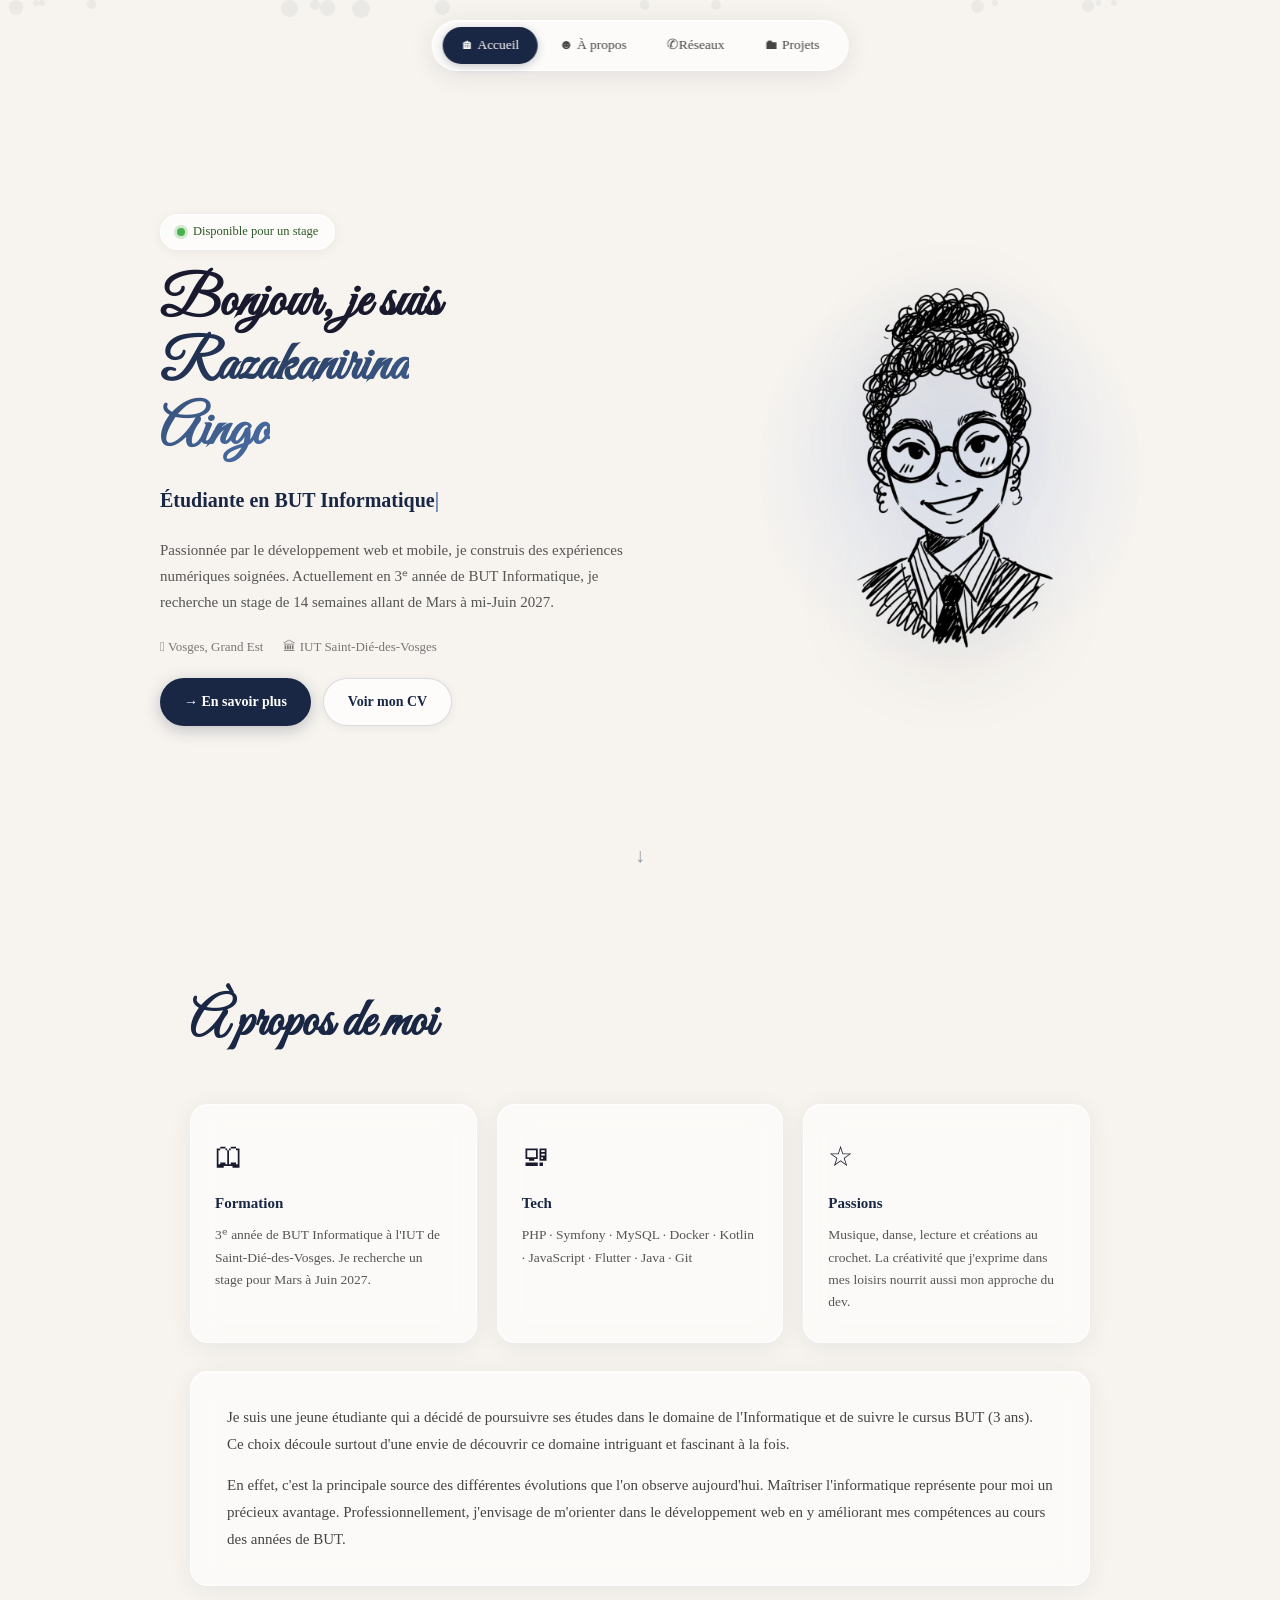
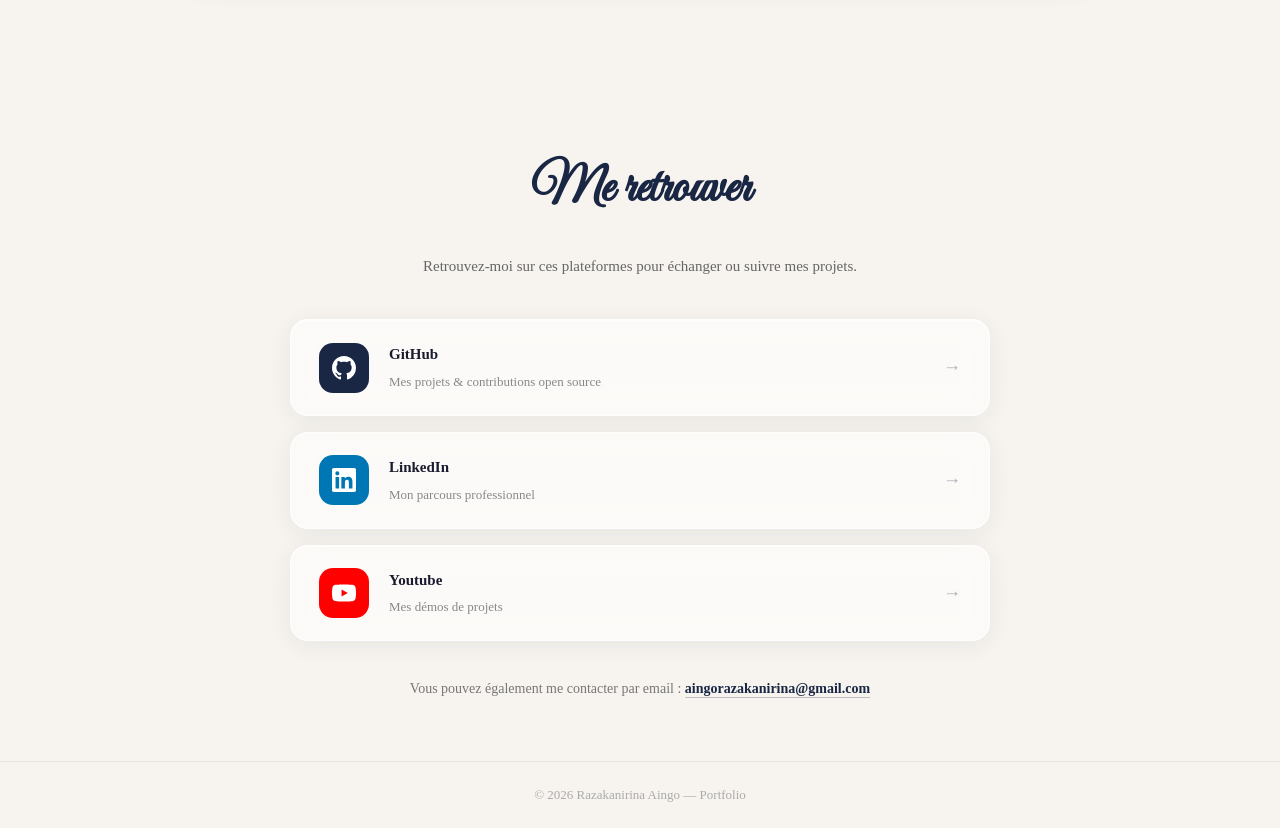
<file: index.html>
<!DOCTYPE html>
<html lang="fr">
<head>
  <meta charset="UTF-8" />
  <meta name="viewport" content="width=device-width, initial-scale=1.0" />
  <title>Portfolio – Razakanirina Aingo</title>
  <link rel="preconnect" href="https://fonts.googleapis.com" />
  <link rel="preconnect" href="https://fonts.gstatic.com" crossorigin />
  <link href="https://fonts.googleapis.com/css2?family=Great+Vibes&family=Inter:wght@300;400;500;600;700;800&display=swap" rel="stylesheet" />
  <link rel="stylesheet" href="./style.css" />
</head>
<body>


  <!-- ======= NAVBAR pill centrée ======= -->
  <header class="navbar" id="navbar">
    <nav class="nav-pill">
      <a href="#hero"          class="nav-link active">🏠︎ Accueil</a>
      <a href="#presentation"  class="nav-link">☻ À propos</a>
      <a href="#reseaux"   class="nav-link">✆Réseaux</a>
      <a href="projets.html" class="nav-link">🖿 Projets</a>
    </nav>
  </header>

  <!-- ======= HERO ======= -->
  <section class="hero" id="hero">
    <div class="hero-particles" aria-hidden="true"></div>

    <!-- Colonne gauche : texte -->
    <div class="hero-left">
      <div class="hero-badge">
        <span class="badge-dot"></span>
        Disponible pour un stage
      </div>

      <h1 class="hero-title">
        Bonjour, je suis<br>
        <span class="hero-name-highlight">Razakanirina<br>Aingo</span>
      </h1>

      <p class="hero-role">Étudiante en BUT Informatique<span class="cursor-blink">|</span></p>

      <p class="hero-desc">
        Passionnée par le développement web et mobile, je construis des expériences
        numériques soignées. Actuellement en 3ᵉ année de BUT Informatique, je recherche un
        stage de 14 semaines allant de Mars à mi-Juin 2027.
      </p>

      <div class="hero-meta">
        <span>𖡡 Vosges, Grand Est</span>
        <span>🏛 IUT Saint-Dié-des-Vosges</span>
      </div>

      <div class="hero-actions">
        <a href="#presentation" class="btn btn-primary">→ En savoir plus</a>
        <a href="assets/Aingo_Razakanirina_CV.pdf" class="btn btn-secondary" download> Voir mon CV</a>
      </div>
    </div>

    <!-- Colonne droite : illustration -->
    <div class="hero-right">
      <div class="hero-illustration">
        <div class="illustration-glow"></div>
        <img
          src="assets/images/avatar.png"
          alt="Illustration de Razakanirina Aingo"
          class="hero-img"
          onerror="this.style.display='none'; document.querySelector('.illustration-fallback').style.display='flex';"
        />
        <div class="illustration-fallback">
          <span>R</span>
        </div>
      </div>
    </div>

    <!-- Flèche scroll -->
    <a href="#presentation" class="hero-scroll-cta" aria-label="Défiler vers la présentation">↓</a>
  </section>

  <!-- ======= PRÉSENTATION ======= -->
  <section class="section-presentation" id="presentation">
    <div class="section-inner reveal">
      <h2 class="section-title">À propos de moi</h2>
      <div class="about-grid">
        <div class="about-card glass">
          <div class="about-card-icon">🕮</div>
          <h3>Formation</h3>
          <p>3ᵉ année de BUT Informatique à l'IUT de Saint-Dié-des-Vosges. Je recherche un stage pour Mars à Juin 2027.</p>
        </div>
        <div class="about-card glass">
          <div class="about-card-icon">🖳</div>
          <h3>Tech</h3>
          <p>PHP · Symfony · MySQL · Docker · Kotlin · JavaScript · Flutter · Java · Git</p>
        </div>
        <div class="about-card glass">
          <div class="about-card-icon">☆</div>
          <h3>Passions</h3>
          <p>Musique, danse, lecture et créations au crochet. La créativité que j'exprime dans mes loisirs nourrit aussi mon approche du dev.</p>
        </div>
      </div>

      <div class="about-text glass">
        <p>
          Je suis une jeune étudiante qui a décidé de poursuivre ses études dans le domaine de
          l'Informatique et de suivre le cursus BUT (3 ans). Ce choix découle surtout d'une envie
          de découvrir ce domaine intriguant et fascinant à la fois.
        </p>
        <p>
          En effet, c'est la principale source des différentes évolutions que l'on observe aujourd'hui.
          Maîtriser l'informatique représente pour moi un précieux avantage. Professionnellement,
          j'envisage de m'orienter dans le développement web en y améliorant mes compétences
          au cours des années de BUT.
        </p>
      </div>
    </div>
  </section>

    <!-- ======= RÉSEAUX ======= -->
  <section class="section-reseaux" id="reseaux">
    <div class="reseaux-inner reveal">

      <h2 class="section-title">Me retrouver</h2>
      <p class="reseaux-subtitle">Retrouvez-moi sur ces plateformes pour échanger ou suivre mes projets.</p>

      <div class="reseaux-grid">

        <!-- GitHub -->
        <a href="https://github.com/Razaka153-Nirina" class="reseau-card glass" target="_blank" rel="noopener" aria-label="GitHub">
          <div class="reseau-icon">
            <svg viewBox="0 0 24 24" fill="currentColor"><path d="M12 0C5.37 0 0 5.37 0 12c0 5.31 3.435 9.795 8.205 11.385.6.105.825-.255.825-.57 0-.285-.015-1.23-.015-2.235-3.015.555-3.795-.735-4.035-1.41-.135-.345-.72-1.41-1.23-1.695-.42-.225-1.02-.78-.015-.795.945-.015 1.62.87 1.845 1.23 1.08 1.815 2.805 1.305 3.495.99.105-.78.42-1.305.765-1.605-2.67-.3-5.46-1.335-5.46-5.925 0-1.305.465-2.385 1.23-3.225-.12-.3-.54-1.53.12-3.18 0 0 1.005-.315 3.3 1.23.96-.27 1.98-.405 3-.405s2.04.135 3 .405c2.295-1.56 3.3-1.23 3.3-1.23.66 1.65.24 2.88.12 3.18.765.84 1.23 1.905 1.23 3.225 0 4.605-2.805 5.625-5.475 5.925.435.375.81 1.095.81 2.22 0 1.605-.015 2.895-.015 3.3 0 .315.225.69.825.57A12.02 12.02 0 0 0 24 12c0-6.63-5.37-12-12-12z"/></svg>
          </div>
          <div class="reseau-info">
            <span class="reseau-name">GitHub</span>
            <span class="reseau-desc">Mes projets &amp; contributions open source</span>
          </div>
          <span class="reseau-arrow">→</span>
        </a>

        <!-- LinkedIn -->
        <a href="https://www.linkedin.com/in/aingo-razakanirina-4468b132b/" class="reseau-card glass" target="_blank" rel="noopener" aria-label="LinkedIn">
          <div class="reseau-icon reseau-icon--linkedin">
            <svg viewBox="0 0 24 24" fill="currentColor"><path d="M20.447 20.452h-3.554v-5.569c0-1.328-.027-3.037-1.852-3.037-1.853 0-2.136 1.445-2.136 2.939v5.667H9.351V9h3.414v1.561h.046c.477-.9 1.637-1.85 3.37-1.85 3.601 0 4.267 2.37 4.267 5.455v6.286zM5.337 7.433a2.062 2.062 0 0 1-2.063-2.065 2.064 2.064 0 1 1 2.063 2.065zm1.782 13.019H3.555V9h3.564v11.452zM22.225 0H1.771C.792 0 0 .774 0 1.729v20.542C0 23.227.792 24 1.771 24h20.451C23.2 24 24 23.227 24 22.271V1.729C24 .774 23.2 0 22.222 0h.003z"/></svg>
          </div>
          <div class="reseau-info">
            <span class="reseau-name">LinkedIn</span>
            <span class="reseau-desc">Mon parcours professionnel </span>
          </div>
          <span class="reseau-arrow">→</span>
        </a>

          <!-- Youtube -->
          <a href="https://www.youtube.com/@aingorazaka" class="reseau-card glass youtube" target="_blank" rel="noopener" aria-label="Youtube">
            <div class="reseau-icon reseau-icon--youtube">
              <svg viewBox="0 0 24 24" fill="currentColor">
                <path d="M23.498 6.186a3.016 3.016 0 0 0-2.122-2.135C19.505 3.5 12 3.5 12 3.5s-7.505 0-9.376.551A3.016 3.016 0 0 0 .502 6.186 31.35 31.35 0 0 0 0 12a31.35 31.35 0 0 0 .502 5.814 3.016 3.016 0 0 0 2.122 2.135C4.495 20.5 12 20.5 12 20.5s7.505 0 9.376-.551a3.016 3.016 0 0 0 2.122-2.135A31.35 31.35 0 0 0 24 12a31.35 31.35 0 0 0-.502-5.814zM9.545 15.568V8.432L15.818 12l-6.273 3.568z"></path>
              </svg>
            </div>
            <div class="reseau-info">
              <span class="reseau-name">Youtube</span>
              <span class="reseau-desc">Mes démos de projets</span>
            </div>
            <span class="reseau-arrow">→</span>
          </a>

      </div>
      <p class="reseaux-contact">
        Vous pouvez également me contacter par email :
        <a href="mailto:aingorazakanirina@gmail.com" class="reseaux-email">aingorazakanirina@gmail.com</a>
      </p>

    </div>
  </section>

  <!-- ======= FOOTER ======= -->
  <footer class="footer">
    <div class="footer-inner">
      <p>&copy; 2026 Razakanirina Aingo — Portfolio</p>
    </div>
  </footer>

  <script src="./main.js"></script>
</body>
</html>
</file>
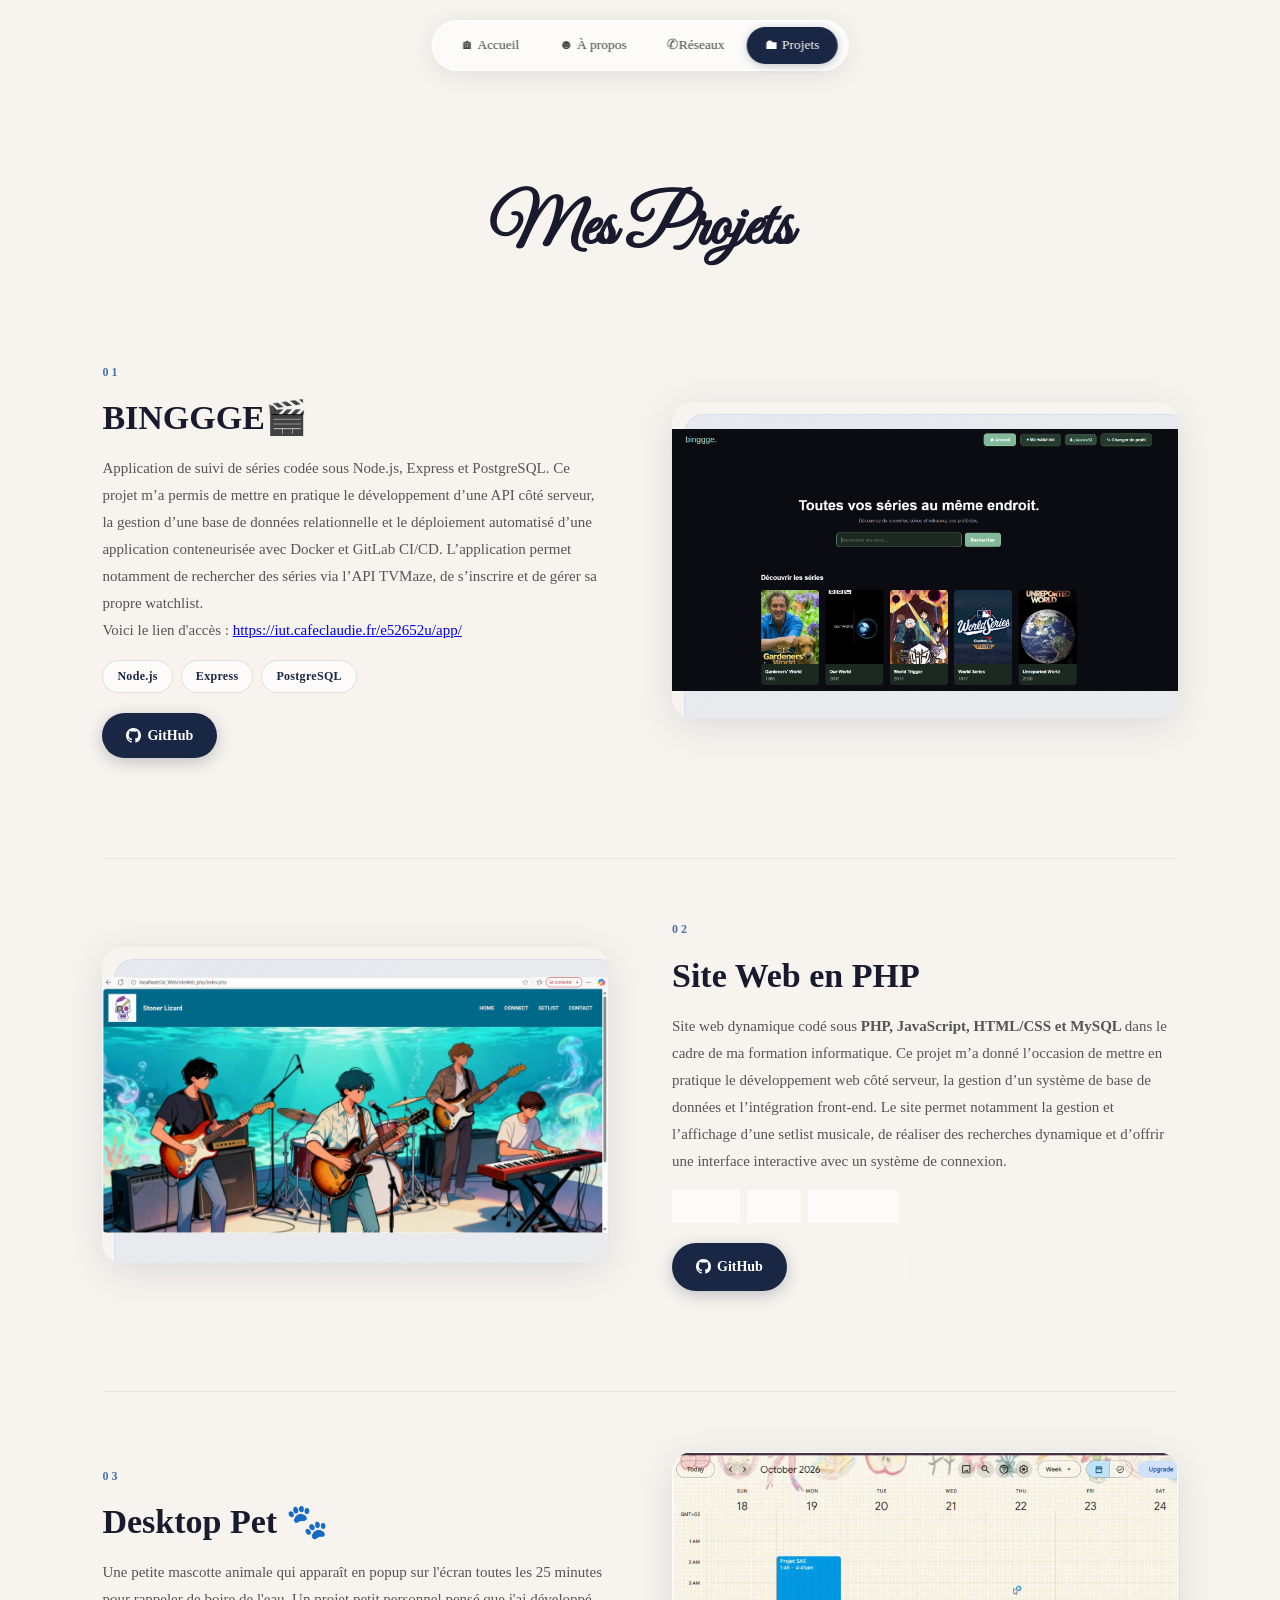
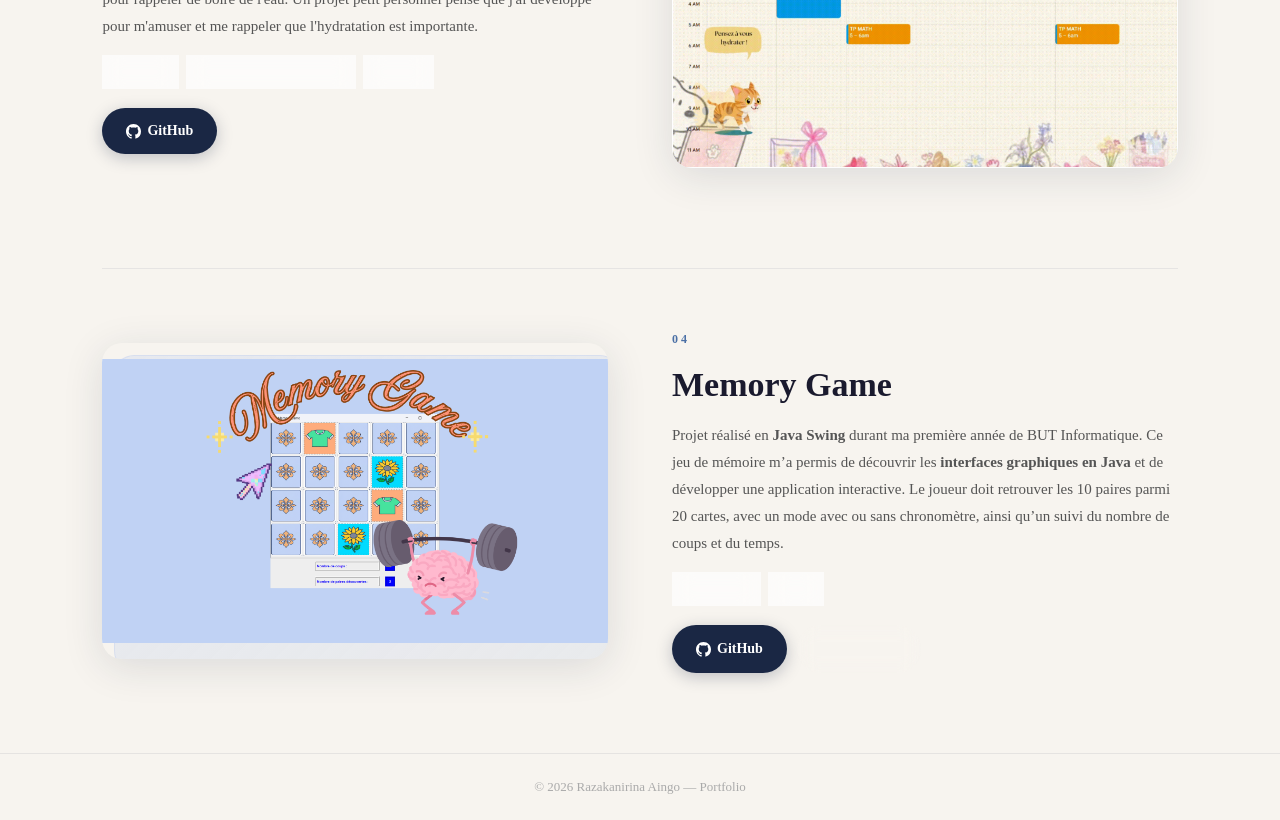
<file: projets.html>
<!DOCTYPE html>
<html lang="fr">
<head>
  <meta charset="UTF-8" />
  <meta name="viewport" content="width=device-width, initial-scale=1.0" />
  <title>Projets – Razakanirina Aingo</title>
  <link rel="preconnect" href="https://fonts.googleapis.com" />
  <link rel="preconnect" href="https://fonts.gstatic.com" crossorigin />
  <link href="https://fonts.googleapis.com/css2?family=Great+Vibes&family=Inter:wght@300;400;500;600;700;800&display=swap" rel="stylesheet" />
  <link rel="stylesheet" href="./style.css" />
  <link rel="stylesheet" href="./projets.css" />
</head>
<body>

  <!-- ======= NAVBAR pill centrée (identique à index.html) ======= -->
  <header class="navbar" id="navbar">
    <nav class="nav-pill">
      <a href="index.html"        class="nav-link">🏠︎ Accueil</a>
      <a href="index.html#presentation" class="nav-link">☻ À propos</a>
      <a href="index.html#reseaux" class="nav-link">✆Réseaux</a>
      <a href="projets.html"      class="nav-link active">🖿 Projets</a>
    </nav>
  </header>

  <!-- ======= HERO PAGE PROJETS ======= -->
  <section class="page-hero">
    <div class="page-hero-content reveal-hero">
      <h1 class="page-hero-title">Mes <span class="gradient-text">Projets</span></h1>
    </div>
  </section>

  <!-- ======= PROJETS ======= -->
  <main class="projets-main">

        <!-- ── PROJET 1 : BINGGGE ── -->
    <article class="projet reveal" data-direction="right">

      <div class="projet-content">
        <span class="projet-number">01</span>
        <h2 class="projet-title">BINGGGE🎬</h2>
        <p class="projet-desc">
          Application de suivi de séries codée sous Node.js, Express et PostgreSQL. Ce projet m’a permis de mettre en 
          pratique le développement d’une API côté serveur, la gestion d’une base de données 
          relationnelle et le déploiement automatisé d’une application conteneurisée avec Docker 
          et GitLab CI/CD. L’application permet notamment de rechercher des séries via l’API TVMaze, 
          de s’inscrire et de gérer sa propre watchlist.
          <br> Voici le lien d'accès : <a href="https://iut.cafeclaudie.fr/e52652u/app/" target="_blank" rel="noopener">https://iut.cafeclaudie.fr/e52652u/app/</a>
        </p>
        <div class="projet-tags">
          <span class="tag">Node.js</span>
          <span class="tag">Express</span>
          <span class="tag">PostgreSQL</span>
        </div>
        <div class="projet-links">
          <a href="https://github.com/Razaka153-Nirina/Projet_Binggge_BUT3" class="btn btn-primary" target="_blank" rel="noopener">
            <svg viewBox="0 0 24 24" fill="currentColor" width="15" height="15"><path d="M12 0C5.37 0 0 5.37 0 12c0 5.31 3.435 9.795 8.205 11.385.6.105.825-.255.825-.57 0-.285-.015-1.23-.015-2.235-3.015.555-3.795-.735-4.035-1.41-.135-.345-.72-1.41-1.23-1.695-.42-.225-1.02-.78-.015-.795.945-.015 1.62.87 1.845 1.23 1.08 1.815 2.805 1.305 3.495.99.105-.78.42-1.305.765-1.605-2.67-.3-5.46-1.335-5.46-5.925 0-1.305.465-2.385 1.23-3.225-.12-.3-.54-1.53.12-3.18 0 0 1.005-.315 3.3 1.23.96-.27 1.98-.405 3-.405s2.04.135 3 .405c2.295-1.56 3.3-1.23 3.3-1.23.66 1.65.24 2.88.12 3.18.765.84 1.23 1.905 1.23 3.225 0 4.605-2.805 5.625-5.475 5.925.435.375.81 1.095.81 2.22 0 1.605-.015 2.895-.015 3.3 0 .315.225.69.825.57A12.02 12.02 0 0 0 24 12c0-6.63-5.37-12-12-12z"/></svg>
            GitHub
          </a>
        </div>
      </div>

      <div class="projet-media">
        <div class="projet-img-wrap">
          <img src="./assets/images/binggge.png" alt="Capture d'écran du site web BINGGGE" />
          <div class="projet-img-decoration"></div>
        </div> 
      </div>

    </article>

    <!-- ── PROJET 2 : Site web ── -->
    <article class="projet reveal" data-direction="left">
      <div class="projet-media">
        <div class="projet-img-wrap">
          <img src="./assets/images/site_web_php.png" alt="Capture d'écran du site web PHP" />
          <div class="projet-img-decoration"></div>
        </div> 
      </div>

      <div class="projet-content">
        <span class="projet-number">02</span>
        <h2 class="projet-title">Site Web en PHP</h2>
        <p class="projet-desc">
          Site web dynamique codé sous <b> PHP, JavaScript, HTML/CSS et MySQL </b> dans le cadre de ma formation informatique. Ce projet m’a donné l’occasion de mettre en pratique le </b>développement web côté serveur</b>, la gestion d’un système de base de données et l’intégration front-end.
          Le site permet notamment la gestion et l’affichage d’une setlist musicale, de réaliser des recherches dynamique et d’offrir une interface interactive avec un système de connexion.
        </p>
        <div class="projet-tags">
          <span class="tag">HTML</span>
          <span class="tag">CSS</span>
          <span class="tag">JavaScript</span>
        </div>
        <div class="projet-links">
          <a href="https://github.com/Razaka153-Nirina/Site-web-en-PHP" class="btn btn-primary" target="_blank" rel="noopener">
            <svg viewBox="0 0 24 24" fill="currentColor" width="15" height="15"><path d="M12 0C5.37 0 0 5.37 0 12c0 5.31 3.435 9.795 8.205 11.385.6.105.825-.255.825-.57 0-.285-.015-1.23-.015-2.235-3.015.555-3.795-.735-4.035-1.41-.135-.345-.72-1.41-1.23-1.695-.42-.225-1.02-.78-.015-.795.945-.015 1.62.87 1.845 1.23 1.08 1.815 2.805 1.305 3.495.99.105-.78.42-1.305.765-1.605-2.67-.3-5.46-1.335-5.46-5.925 0-1.305.465-2.385 1.23-3.225-.12-.3-.54-1.53.12-3.18 0 0 1.005-.315 3.3 1.23.96-.27 1.98-.405 3-.405s2.04.135 3 .405c2.295-1.56 3.3-1.23 3.3-1.23.66 1.65.24 2.88.12 3.18.765.84 1.23 1.905 1.23 3.225 0 4.605-2.805 5.625-5.475 5.925.435.375.81 1.095.81 2.22 0 1.605-.015 2.895-.015 3.3 0 .315.225.69.825.57A12.02 12.02 0 0 0 24 12c0-6.63-5.37-12-12-12z"/></svg>
            GitHub
          </a>
          <a href="https://www.youtube.com/watch?v=b3KhKXEQK7A" class="btn btn-secondary" target="_blank" rel="noopener">
            <svg viewBox="0 0 24 24" fill="currentColor" width="15" height="15"><path d="M23.498 6.186a3.016 3.016 0 0 0-2.122-2.135C19.505 3.5 12 3.5 12 3.5s-7.505 0-9.376.551A3.016 3.016 0 0 0 .502 6.186 31.35 31.35 0 0 0 0 12a31.35 31.35 0 0 0 .502 5.814 3.016 3.016 0 0 0 2.122 2.135C4.495 20.5 12 20.5 12 20.5s7.505 0 9.376-.551a3.016 3.016 0 0 0 2.122-2.135A31.35 31.35 0 0 0 24 12a31.35 31.35 0 0 0-.502-5.814zM9.545 15.568V8.432L15.818 12l-6.273 3.568z"/></svg>
            YouTube
          </a>
        </div>
      </div>
    </article>

    <!-- ── PROJET 3 : Desktop Pet ── -->
    <article class="projet reveal" data-direction="right">
      <div class="projet-content">
        <span class="projet-number">03</span>
        <h2 class="projet-title">Desktop Pet 🐾</h2>
        <p class="projet-desc">
          Une petite mascotte animale qui apparaît en popup sur l'écran toutes les 25 minutes pour rappeler de boire de l'eau.
          Un projet petit personnel pensé que j'ai développé pour m'amuser et me rappeler que l'hydratation est importante. </p>
        <div class="projet-tags">
          <span class="tag">Electron</span>
          <span class="tag">JavaScript / HTML / CSS</span>
          <span class="tag">Node.js</span>
        </div>
        <div class="projet-links">
          <a href="https://github.com/Razaka153-Nirina/PopUpPet" class="btn btn-primary" target="_blank" rel="noopener">
            <svg viewBox="0 0 24 24" fill="currentColor" width="15" height="15"><path d="M12 0C5.37 0 0 5.37 0 12c0 5.31 3.435 9.795 8.205 11.385.6.105.825-.255.825-.57 0-.285-.015-1.23-.015-2.235-3.015.555-3.795-.735-4.035-1.41-.135-.345-.72-1.41-1.23-1.695-.42-.225-1.02-.78-.015-.795.945-.015 1.62.87 1.845 1.23 1.08 1.815 2.805 1.305 3.495.99.105-.78.42-1.305.765-1.605-2.67-.3-5.46-1.335-5.46-5.925 0-1.305.465-2.385 1.23-3.225-.12-.3-.54-1.53.12-3.18 0 0 1.005-.315 3.3 1.23.96-.27 1.98-.405 3-.405s2.04.135 3 .405c2.295-1.56 3.3-1.23 3.3-1.23.66 1.65.24 2.88.12 3.18.765.84 1.23 1.905 1.23 3.225 0 4.605-2.805 5.625-5.475 5.925.435.375.81 1.095.81 2.22 0 1.605-.015 2.895-.015 3.3 0 .315.225.69.825.57A12.02 12.02 0 0 0 24 12c0-6.63-5.37-12-12-12z"/></svg>
            GitHub
          </a>
        </div>
      </div>

      <div class="projet-media">
        <div class="projet-img-wrap">
          <div class="projet-placeholder" data-emoji="🐱">
            <img src="./assets/images/pop_up_pet_gif.gif" alt="Mascotte de bureau desktop pet" />
          </div>
          <div class="projet-img-decoration"></div>
        </div>
      </div>
    </article>

    <!-- ── PROJET 4 : Memory Game ── -->
    <article class="projet reveal" data-direction="left">
      <div class="projet-media">
        <div class="projet-img-wrap">
          <img src="./assets/images/memory_game.png" alt="Capture d'écran du jeu Memory" />
          <div class="projet-img-decoration"></div>
        </div>
      </div>

      <div class="projet-content">
        <span class="projet-number">04</span>
        <h2 class="projet-title">Memory Game</h2>
        <p class="projet-desc">
          Projet réalisé en <b>Java Swing</b> durant ma première année de BUT Informatique. Ce jeu de mémoire m’a permis de découvrir les <b>interfaces graphiques en Java</b> et de développer une application interactive. Le joueur doit retrouver les 10 paires parmi 20 cartes, avec un mode avec ou sans chronomètre, ainsi qu’un suivi du nombre de coups et du temps.

        </p>
        <div class="projet-tags">
          <span class="tag">JavaSwing</span>
          <span class="tag">Java</span>
        </div>
        <div class="projet-links">
          <a href="https://github.com/Razaka153-Nirina/MemoryGame" class="btn btn-primary" target="_blank" rel="noopener">
            <svg viewBox="0 0 24 24" fill="currentColor" width="15" height="15"><path d="M12 0C5.37 0 0 5.37 0 12c0 5.31 3.435 9.795 8.205 11.385.6.105.825-.255.825-.57 0-.285-.015-1.23-.015-2.235-3.015.555-3.795-.735-4.035-1.41-.135-.345-.72-1.41-1.23-1.695-.42-.225-1.02-.78-.015-.795.945-.015 1.62.87 1.845 1.23 1.08 1.815 2.805 1.305 3.495.99.105-.78.42-1.305.765-1.605-2.67-.3-5.46-1.335-5.46-5.925 0-1.305.465-2.385 1.23-3.225-.12-.3-.54-1.53.12-3.18 0 0 1.005-.315 3.3 1.23.96-.27 1.98-.405 3-.405s2.04.135 3 .405c2.295-1.56 3.3-1.23 3.3-1.23.66 1.65.24 2.88.12 3.18.765.84 1.23 1.905 1.23 3.225 0 4.605-2.805 5.625-5.475 5.925.435.375.81 1.095.81 2.22 0 1.605-.015 2.895-.015 3.3 0 .315.225.69.825.57A12.02 12.02 0 0 0 24 12c0-6.63-5.37-12-12-12z"/></svg>
            GitHub
          </a>
          <a href="https://www.youtube.com/watch?v=KdVxU89T2WQ" class="btn btn-secondary" target="_blank" rel="noopener">
            <svg viewBox="0 0 24 24" fill="currentColor" width="15" height="15"><path d="M23.498 6.186a3.016 3.016 0 0 0-2.122-2.135C19.505 3.5 12 3.5 12 3.5s-7.505 0-9.376.551A3.016 3.016 0 0 0 .502 6.186 31.35 31.35 0 0 0 0 12a31.35 31.35 0 0 0 .502 5.814 3.016 3.016 0 0 0 2.122 2.135C4.495 20.5 12 20.5 12 20.5s7.505 0 9.376-.551a3.016 3.016 0 0 0 2.122-2.135A31.35 31.35 0 0 0 24 12a31.35 31.35 0 0 0-.502-5.814zM9.545 15.568V8.432L15.818 12l-6.273 3.568z"/></svg>
            YouTube
          </a>
        </div>
      </div>
    </article>

  </main>

  <!-- ======= FOOTER ======= -->
  <footer class="footer">
    <div class="footer-inner">
      <p>&copy; 2026 Razakanirina Aingo — Portfolio</p>
    </div>
  </footer>

  <script src="./main.js"></script>
</body>
</html>
</file>
<file: style.css>
/* =============================================
   RESET & BASE
   ============================================= */
*, *::before, *::after { box-sizing: border-box; margin: 0; padding: 0; }

html { scroll-behavior: smooth; }

body {
  font-family: 'Times New Roman', Times, serif;
  background-color: #f7f4ef;
  color: #1a1a2e;
  line-height: 1.7;
  min-height: 100vh;
  overflow-x: hidden;
}

/* =============================================
   NAVBAR — pill centrée glassmorphism
   ============================================= */
.navbar {
  position: fixed;
  top: 20px; left: 50%;
  transform: translateX(-50%);
  z-index: 200;
  animation: nav-appear 0.6s ease 0.2s both;
}

@keyframes nav-appear {
  from { opacity: 0; transform: translateX(-50%) translateY(-12px); }
  to   { opacity: 1; transform: translateX(-50%) translateY(0); }
}

.nav-pill {
  display: flex;
  align-items: center;
  gap: 4px;
  background: rgba(255,255,255,0.65);
  backdrop-filter: blur(16px);
  -webkit-backdrop-filter: blur(16px);
  border: 1px solid rgba(255,255,255,0.8);
  border-radius: 50px;
  padding: 6px 10px;
  box-shadow: 0 4px 24px rgba(26,39,68,0.10),
              0 1px 0 rgba(255,255,255,0.6) inset;
}

.nav-link {
  position: relative;
  color: #444;
  text-decoration: none;
  font-size: 13.5px;
  font-weight: 500;
  padding: 7px 18px;
  border-radius: 40px;
  transition: color 0.2s, background 0.2s;
  white-space: nowrap;
}

.nav-link:hover { color: #1a2744; background: rgba(26,39,68,0.06); }

.nav-link.active {
  background: #1a2744;
  color: #ffffff;
  box-shadow: 0 2px 8px rgba(26,39,68,0.25);
}

/* =============================================
   HERO — deux colonnes
   ============================================= */
.hero {
  position: relative;
  min-height: 100vh;
  display: flex;
  align-items: center;
  justify-content: center;
  gap: 60px;
  padding: 100px 8% 60px;
  z-index: 1;
  overflow: hidden;
}

.hero-particles {
  position: absolute;
  inset: 0;
  pointer-events: none;
  overflow: hidden;
}

.particle {
  position: absolute;
  border-radius: 50%;
  background: rgba(26,39,68,0.05);
  animation: float-p linear infinite;
}

@keyframes float-p {
  0%   { transform: translateY(100vh); opacity: 0; }
  10%  { opacity: 1; }
  90%  { opacity: 1; }
  100% { transform: translateY(-120px); opacity: 0; }
}

/* --- Colonne gauche --- */
.hero-left {
  flex: 1;
  max-width: 560px;
  display: flex;
  flex-direction: column;
  gap: 20px;
  z-index: 1;
}

/* Badge disponible */
.hero-badge {
  display: inline-flex;
  align-items: center;
  gap: 8px;
  background: rgba(255,255,255,0.7);
  backdrop-filter: blur(10px);
  border: 1px solid rgba(255,255,255,0.9);
  border-radius: 40px;
  padding: 6px 16px;
  font-size: 12.5px;
  font-weight: 500;
  color: #2d5a27;
  box-shadow: 0 2px 12px rgba(0,0,0,0.06);
  width: fit-content;
  animation: fade-up 0.7s ease 0.3s both;
}

.badge-dot {
  width: 8px; height: 8px;
  background: #4caf50;
  border-radius: 50%;
  box-shadow: 0 0 0 3px rgba(76,175,80,0.25);
  animation: pulse-dot 2s infinite;
}

@keyframes pulse-dot {
  0%, 100% { box-shadow: 0 0 0 3px rgba(76,175,80,0.25); }
  50%       { box-shadow: 0 0 0 6px rgba(76,175,80,0.1); }
}

/* Grand titre */
.hero-title {
  font-family: 'Genty', 'Great Vibes', 'Times New Roman', Times, serif;
  font-size: clamp(32px, 5vw, 56px);
  font-weight: 700;
  line-height: 1.15;
  color: #1a1a2e;
  animation: fade-up 0.7s ease 0.45s both;
}

.hero-name-highlight {
  background: linear-gradient(135deg, #1a2744 0%, #4a6fa5 100%);
  -webkit-background-clip: text;
  -webkit-text-fill-color: transparent;
  background-clip: text;
}

/* Rôle avec curseur clignotant */
.hero-role {
  font-size: 20px;
  font-weight: 600;
  color: #1a2744;
  animation: fade-up 0.7s ease 0.6s both;
}

.cursor-blink {
  animation: blink 1s step-end infinite;
  color: #4a6fa5;
}

@keyframes blink { 0%,100% { opacity:1; } 50% { opacity:0; } }

/* Description */
.hero-desc {
  font-size: 15px;
  color: #555;
  line-height: 1.75;
  max-width: 480px;
  animation: fade-up 0.7s ease 0.75s both;
}

/* Meta infos */
.hero-meta {
  display: flex;
  gap: 20px;
  flex-wrap: wrap;
  font-size: 13px;
  color: #777;
  animation: fade-up 0.7s ease 0.85s both;
}

/* Boutons */
.hero-actions {
  display: flex;
  gap: 12px;
  flex-wrap: wrap;
  animation: fade-up 0.7s ease 0.95s both;
}

.btn {
  display: inline-flex;
  align-items: center;
  gap: 6px;
  padding: 11px 24px;
  border-radius: 40px;
  font-size: 14px;
  font-weight: 600;
  text-decoration: none;
  transition: transform 0.2s, box-shadow 0.2s;
}

.btn:hover { transform: translateY(-2px); }

.btn-primary {
  background: #1a2744;
  color: #fff;
  box-shadow: 0 4px 16px rgba(26,39,68,0.25);
}

.btn-primary:hover { box-shadow: 0 8px 24px rgba(26,39,68,0.35); }

.btn-secondary {
  background: rgba(255,255,255,0.7);
  backdrop-filter: blur(10px);
  border: 1px solid rgba(26,39,68,0.15);
  color: #1a2744;
  box-shadow: 0 2px 10px rgba(0,0,0,0.06);
}

.btn-secondary:hover { box-shadow: 0 6px 20px rgba(0,0,0,0.1); }

/* Réseaux sociaux */
.hero-socials {
  display: flex;
  align-items: center;
  gap: 12px;
  animation: fade-up 0.7s ease 1.05s both;
}

.socials-label { font-size: 13px; color: #888; }

.social-link {
  display: flex;
  align-items: center;
  justify-content: center;
  width: 36px; height: 36px;
  background: rgba(255,255,255,0.7);
  backdrop-filter: blur(8px);
  border: 1px solid rgba(255,255,255,0.9);
  border-radius: 50%;
  color: #1a2744;
  transition: transform 0.2s, box-shadow 0.2s;
  box-shadow: 0 2px 8px rgba(0,0,0,0.08);
}

.social-link svg { width: 16px; height: 16px; }
.social-link:hover { transform: translateY(-3px); box-shadow: 0 6px 16px rgba(0,0,0,0.14); }

/* --- Colonne droite : illustration --- */
.hero-right {
  flex: 0 0 auto;
  display: flex;
  align-items: center;
  justify-content: center;
  z-index: 1;
  animation: fade-up 0.9s ease 0.5s both;
}

.hero-illustration {
  position: relative;
  width: 340px; height: 400px;
  display: flex;
  align-items: center;
  justify-content: center;
}

.illustration-glow {
  position: absolute;
  inset: -20px;
  background: radial-gradient(circle at center, rgba(200,212,240,0.5) 0%, transparent 70%);
  border-radius: 50%;
  animation: glow-pulse 4s ease-in-out infinite alternate;
}

@keyframes glow-pulse {
  0%   { transform: scale(0.95); opacity: 0.6; }
  100% { transform: scale(1.05); opacity: 1; }
}

.hero-img {
  position: relative;
  width: 100%; height: 100%;
  object-fit: contain;
  z-index: 1;
  filter: drop-shadow(0 20px 40px rgba(26,39,68,0.15));
  animation: float-img 6s ease-in-out infinite alternate;
}

@keyframes float-img {
  0%   { transform: translateY(0); }
  100% { transform: translateY(-14px); }
}

.illustration-fallback {
  display: none;
  width: 220px; height: 220px;
  background: linear-gradient(135deg, #c8d4f0, #a8b8e0);
  border-radius: 50%;
  align-items: center;
  justify-content: center;
  font-size: 72px;
  font-weight: 800;
  color: #1a2744;
  z-index: 1;
}

/* Flèche scroll */
.hero-scroll-cta {
  position: absolute;
  bottom: 28px; left: 50%;
  transform: translateX(-50%);
  font-size: 20px;
  color: #1a2744;
  text-decoration: none;
  opacity: 0;
  animation: scroll-appear 0.6s ease 1.3s forwards,
             bounce 2s 1.9s infinite;
  transition: opacity 0.3s;
}

@keyframes scroll-appear { to { opacity: 0.45; } }
@keyframes bounce {
  0%,100% { transform: translateX(-50%) translateY(0); }
  50%      { transform: translateX(-50%) translateY(8px); }
}

/* =============================================
   ANIMATION GÉNÉRIQUE
   ============================================= */
@keyframes fade-up {
  from { opacity: 0; transform: translateY(24px); }
  to   { opacity: 1; transform: translateY(0); }
}

/* =============================================
   GLASSMORPHISM utility
   ============================================= */
.glass {
  background: rgba(255,255,255,0.55);
  backdrop-filter: blur(14px);
  -webkit-backdrop-filter: blur(14px);
  border: 1px solid rgba(255,255,255,0.75);
  box-shadow: 0 4px 24px rgba(26,39,68,0.07),
              0 1px 0 rgba(255,255,255,0.5) inset;
}

/* =============================================
   SECTION PRÉSENTATION
   ============================================= */
.section-presentation {
  position: relative;
  z-index: 1;
  padding: 80px 8%;
  min-height: 60vh;
  display: flex;
  align-items: flex-start;
  justify-content: center;
}

.section-inner {
  max-width: 900px;
  width: 100%;
}

/* Révélation scroll */
.reveal {
  opacity: 0;
  transform: translateY(36px);
  transition: opacity 0.75s cubic-bezier(0.22,1,0.36,1),
              transform 0.75s cubic-bezier(0.22,1,0.36,1);
}

.reveal.visible { opacity: 1; transform: translateY(0); }

.section-title {
  font-family: 'Great Vibes', cursive;
  font-size: 52px;
  color: #1a2744;
  margin-bottom: 36px;
}

/* Grille de 3 cartes */
.about-grid {
  display: grid;
  grid-template-columns: repeat(3, 1fr);
  gap: 20px;
  margin-bottom: 28px;
}

.about-card {
  border-radius: 18px;
  padding: 28px 24px;
  transition: transform 0.25s, box-shadow 0.25s;
}

.about-card:hover {
  transform: translateY(-4px);
  box-shadow: 0 12px 32px rgba(26,39,68,0.12);
}

.about-card-icon { font-size: 28px; margin-bottom: 10px; }
.about-card h3 { font-size: 15px; font-weight: 700; margin-bottom: 8px; color: #1a2744; }
.about-card p  { font-size: 13.5px; color: #555; line-height: 1.65; }

/* Texte long */
.about-text {
  border-radius: 18px;
  padding: 32px 36px;
}

.about-text p {
  font-size: 15px;
  color: #444;
  line-height: 1.8;
  margin-bottom: 14px;
}

.about-text p:last-child { margin-bottom: 0; }

/* =============================================
   SECTION RÉSEAUX
   ============================================= */
.section-reseaux {
  position: relative;
  z-index: 1;
  padding: 80px 8% 60px;
  display: flex;
  justify-content: center;
}

.reseaux-inner {
  max-width: 700px;
  width: 100%;
  text-align: center;
}

.reseaux-subtitle {
  font-size: 15px;
  color: #666;
  margin-bottom: 40px;
  margin-top: -16px;
}

.reseaux-grid {
  display: flex;
  flex-direction: column;
  gap: 16px;
  margin-bottom: 36px;
}

/* Carte réseau */
.reseau-card {
  display: flex;
  align-items: center;
  gap: 20px;
  padding: 22px 28px;
  border-radius: 18px;
  text-decoration: none;
  color: #1a1a2e;
  transition: transform 0.25s cubic-bezier(0.22,1,0.36,1),
              box-shadow 0.25s ease;
}

.reseau-card:hover {
  transform: translateY(-4px) translateX(4px);
  box-shadow: 0 16px 40px rgba(26,39,68,0.13);
}

.reseau-card:hover .reseau-arrow {
  transform: translateX(5px);
  opacity: 1;
}

/* Icône réseau */
.reseau-icon {
  flex-shrink: 0;
  width: 50px; height: 50px;
  border-radius: 14px;
  background: #1a2744;
  display: flex;
  align-items: center;
  justify-content: center;
  color: #fff;
}

.reseau-icon svg { width: 24px; height: 24px; }

.reseau-icon--linkedin { background: #0077b5; }
.reseau-icon--youtube { background: #ff0000; }

/* Texte */
.reseau-info {
  flex: 1;
  text-align: left;
  display: flex;
  flex-direction: column;
  gap: 3px;
}

.reseau-name {
  font-size: 15px;
  font-weight: 700;
  color: #1a1a2e;
}

.reseau-desc {
  font-size: 13px;
  color: #888;
}

/* Flèche */
.reseau-arrow {
  font-size: 18px;
  color: #1a2744;
  opacity: 0.35;
  transition: transform 0.25s ease, opacity 0.25s ease;
}

/* Email de contact */
.reseaux-contact {
  font-size: 14px;
  color: #777;
}

.reseaux-email {
  color: #1a2744;
  font-weight: 600;
  text-decoration: none;
  border-bottom: 1.5px solid rgba(26,39,68,0.25);
  padding-bottom: 1px;
  transition: border-color 0.2s, color 0.2s;
}

.reseaux-email:hover {
  color: #4a6fa5;
  border-color: #4a6fa5;
}

/* =============================================
   FOOTER MIS À JOUR
   ============================================= */
.footer {
  position: relative;
  z-index: 1;
  padding: 22px 8%;
  border-top: 1px solid rgba(26,39,68,0.08);
}

.footer-inner {
  display: flex;
  align-items: center;
  justify-content: center;
  gap: 12px;
  flex-wrap: wrap;
  font-size: 13px;
  color: #aaa;
}

.footer-name { font-weight: 600; color: #666; }

.footer-sep { opacity: 0.4; }

.footer-socials {
  display: flex;
  gap: 8px;
}

.footer-social-link {
  display: flex;
  align-items: center;
  justify-content: center;
  width: 28px; height: 28px;
  border-radius: 50%;
  background: rgba(26,39,68,0.07);
  color: #555;
  transition: background 0.2s, color 0.2s, transform 0.2s;
  cursor: none;
}

.footer-social-link svg { width: 13px; height: 13px; }

.footer-social-link:hover {
  background: #1a2744;
  color: #fff;
  transform: translateY(-2px);
}

/* Responsive réseaux */
@media (max-width: 768px) {
  .section-reseaux { padding: 60px 6% 40px; }
  .reseau-card { padding: 18px 20px; gap: 14px; }
  .footer-inner { gap: 8px; }
}


/* =============================================
   RESPONSIVE MOBILE
   ============================================= */
@media (max-width: 768px) {
  .navbar { top: 12px; width: 95%; }
  .nav-pill { gap: 2px; padding: 4px 8px; }
  .nav-link { font-size: 12px; padding: 6px 10px; }

  .hero {
    flex-direction: column-reverse;
    padding: 120px 6% 60px;
    gap: 32px;
    text-align: center;
  }

  .hero-badge, .hero-meta, .hero-socials { justify-content: center; }
  .hero-actions { justify-content: center; }

  .hero-illustration { width: 240px; height: 280px; }

  .about-grid { grid-template-columns: 1fr; }

  .section-presentation { padding: 60px 6%; }
  .about-text { padding: 24px 20px; }
}

@media (prefers-reduced-motion: reduce) {
  *, *::before, *::after { animation: none !important; transition: none !important; }
  .reveal { opacity: 1; transform: none; }
}
</file>
<file: projets.css>
/* =============================================
   PAGE HERO — Projets
   ============================================= */
.page-hero {
  position: relative;
  z-index: 1;
  min-height: 38vh;
  display: flex;
  align-items: flex-end;
  justify-content: center;
  padding: 120px 8% 56px;
  text-align: center;
}

.page-hero-content {
  max-width: 640px;
}

.reveal-hero {
  opacity: 0;
  transform: translateY(24px);
  animation: fade-up 0.8s cubic-bezier(0.22,1,0.36,1) 0.1s forwards;
}

.page-hero-title {
  font-family: 'Genty', 'Great Vibes', 'Times New Roman', Times, serif;
  font-size: clamp(40px, 6vw, 68px);
  font-weight: 700;              /* Great Vibes est déjà cursive, 800 l'épaissit trop */
  line-height: 1.15;
  color: #1a1a2e;
  margin-bottom: 18px;
}


/* =============================================
   PROJETS — layout alterné
   ============================================= */
.projets-main {
  position: relative;
  z-index: 1;
  padding: 20px 8% 80px;
  display: flex;
  flex-direction: column;
  gap: 100px;
}

/* Article projet = deux colonnes */
.projet {
  display: grid;
  grid-template-columns: 1fr 1fr;
  gap: 64px;
  align-items: center;
  opacity: 0;
  transition: opacity 0.75s cubic-bezier(0.22,1,0.36,1),
              transform 0.75s cubic-bezier(0.22,1,0.36,1);
}

/* Direction d'entrée */
.projet[data-direction="left"]  { transform: translateX(-40px); }
.projet[data-direction="right"] { transform: translateX(40px); }

.projet.visible {
  opacity: 1;
  transform: translateX(0);
}

/* ── Média (image) ── */
.projet-media { position: relative; }

.projet-img-wrap {
  position: relative;
  border-radius: 20px;
  overflow: hidden;
  aspect-ratio: 16 / 10;
  box-shadow: 0 8px 40px rgba(26,39,68,0.12);
  transition: transform 0.4s cubic-bezier(0.22,1,0.36,1),
              box-shadow 0.4s ease;
}

.projet-img-wrap:hover {
  transform: translateY(-6px) scale(1.01);
  box-shadow: 0 20px 60px rgba(26,39,68,0.18);
}

.projet-img-wrap img {
  width: 100%; height: 100%;
  object-fit: contain;   /* ← affiche TOUTE l'image */
  display: block;
}

/* Placeholder (tant qu'il n'y a pas d'image) */
.projet-placeholder {
  position: relative;
  width: 100%; height: 100%;
  min-height: 240px;
  background: rgba(255,255,255,0.55);
  backdrop-filter: blur(14px);
  -webkit-backdrop-filter: blur(14px);
  border: 1px solid rgba(255,255,255,0.75);
  display: flex;
  align-items: center;
  justify-content: center;
  overflow: hidden;
  color: #999;
  font-size: 13px;
}

.projet-placeholder img {
  width: 100%;
  height: 100%;
  object-fit: cover;
  display: block;
}

.projet-placeholder::before {
  content: attr(data-emoji);
  position: absolute;
  inset: auto auto 12px 12px;
  font-size: 52px;
  opacity: 0.18;
  z-index: 1;
}

.projet-placeholder small {
  font-size: 11px;
  opacity: 0.6;
  font-family: monospace;
}

/* Décoration derrière l'image */
.projet-img-decoration {
  position: absolute;
  inset: 12px -12px -12px 12px;
  border-radius: 20px;
  background: linear-gradient(135deg, rgba(200,212,240,0.35), rgba(180,200,230,0.2));
  border: 1px solid rgba(200,212,240,0.5);
  z-index: -1;
}

/* ── Contenu (texte) ── */
.projet-content {
  display: flex;
  flex-direction: column;
  gap: 16px;
}

.projet-number {
  font-size: 12px;
  font-weight: 700;
  letter-spacing: 3px;
  color: #4a6fa5;
  text-transform: uppercase;
}

.projet-title {
  font-size: clamp(24px, 3vw, 34px);
  font-weight: 800;
  color: #1a1a2e;
  line-height: 1.2;
}

.projet-desc {
  font-size: 15px;
  color: #555;
  line-height: 1.8;
}

/* Tags techs */
.projet-tags {
  display: flex;
  flex-wrap: wrap;
  gap: 8px;
}

.tag {
  display: inline-block;
  padding: 5px 14px;
  border-radius: 40px;
  font-size: 12px;
  font-weight: 600;
  background: rgba(255,255,255,0.65);
  backdrop-filter: blur(10px);
  border: 1px solid rgba(26,39,68,0.12);
  color: #1a2744;
  letter-spacing: 0.3px;
}

/* Boutons */
.projet-links {
  display: flex;
  gap: 10px;
  flex-wrap: wrap;
  margin-top: 4px;
}

/* =============================================
   SÉPARATEUR entre projets
   ============================================= */
.projet + .projet {
  padding-top: 60px;
  border-top: 1px solid rgba(26,39,68,0.07);
}

/* =============================================
   RESPONSIVE
   ============================================= */
@media (max-width: 860px) {
  .projet {
    grid-template-columns: 1fr;
    gap: 32px;
  }

  /* Sur mobile on remet toujours l'image en premier */
  .projet[data-direction="right"] .projet-media {
    order: -1;
  }

  .projets-main { gap: 64px; padding: 20px 6% 60px; }

  .page-hero { padding: 110px 6% 44px; }
}
</file>
